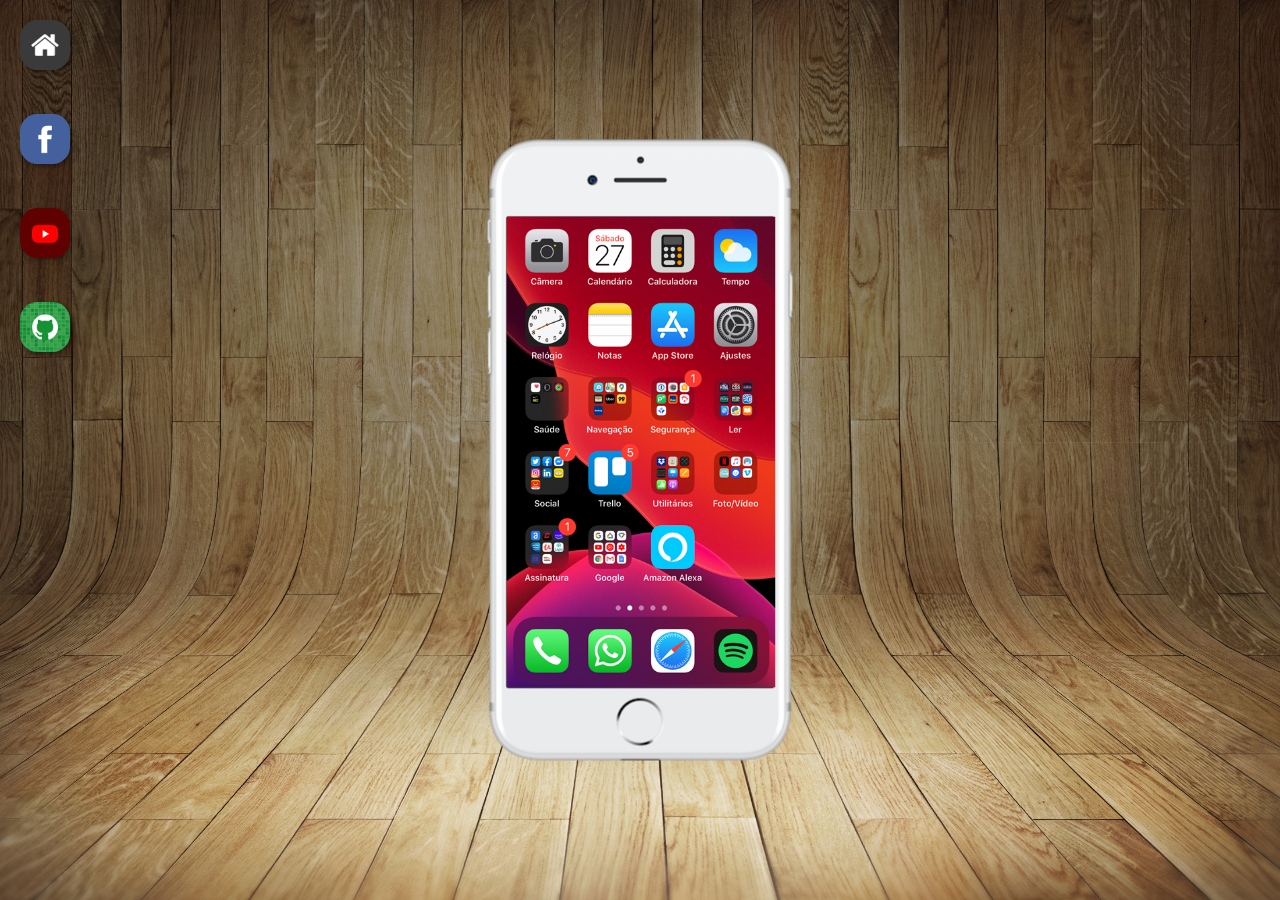
<file: index.html>
<!DOCTYPE html>
<html lang="pt-br">
<head>
    <meta charset="UTF-8">
    <meta name="viewport" content="width=device-width, initial-scale=1.0">
    <title>Redes Sociais</title>
    <link rel="shortcut icon" href="pacote-d013/favicon.ico" type="image/x-icon">
    <link rel="stylesheet" href="estilos/style.css">
</head>
<body>
    <main>
        <section class="telefone">
           <iframe src="home.html" name="tela" id="tela" frameborder="0"></iframe>
        </section>

    <section class="redes-sociais">
        <a href="home.html" target="tela"> <img src="pacote-d013/imagens/logo-home.jpg" alt="Home"></a><br>
        <a href="facebook.html" target="tela"> <img src="pacote-d013/imagens/logo-facebook.jpg" alt="Facebook"></a><br>
        <a href="#" target="tela"> <img src="pacote-d013/imagens/logo-youtube.jpg" alt="Youtube"></a><br>
        <a href="#" target="tela"> <img src="pacote-d013/imagens/logo-github.jpg" alt="GitHub"></a>
        </section>
    </main>
</body>
</html>
</file>
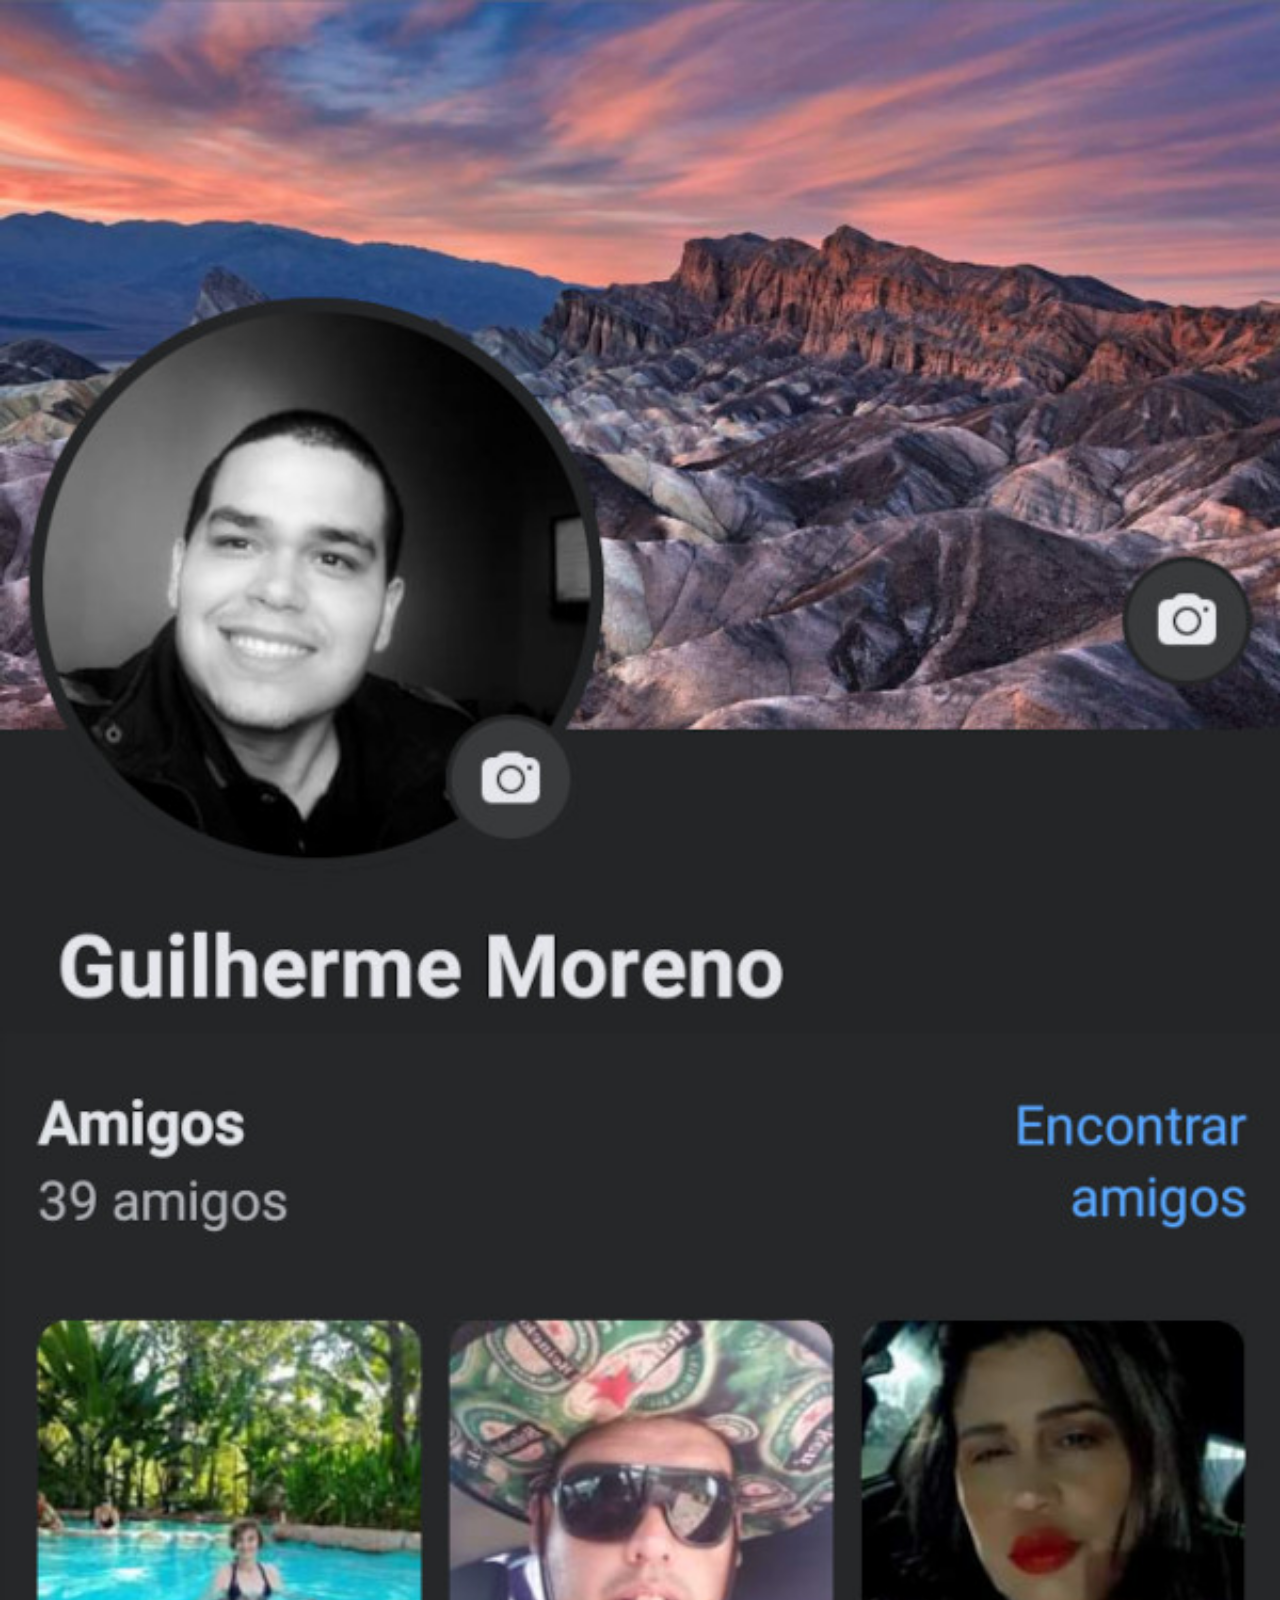
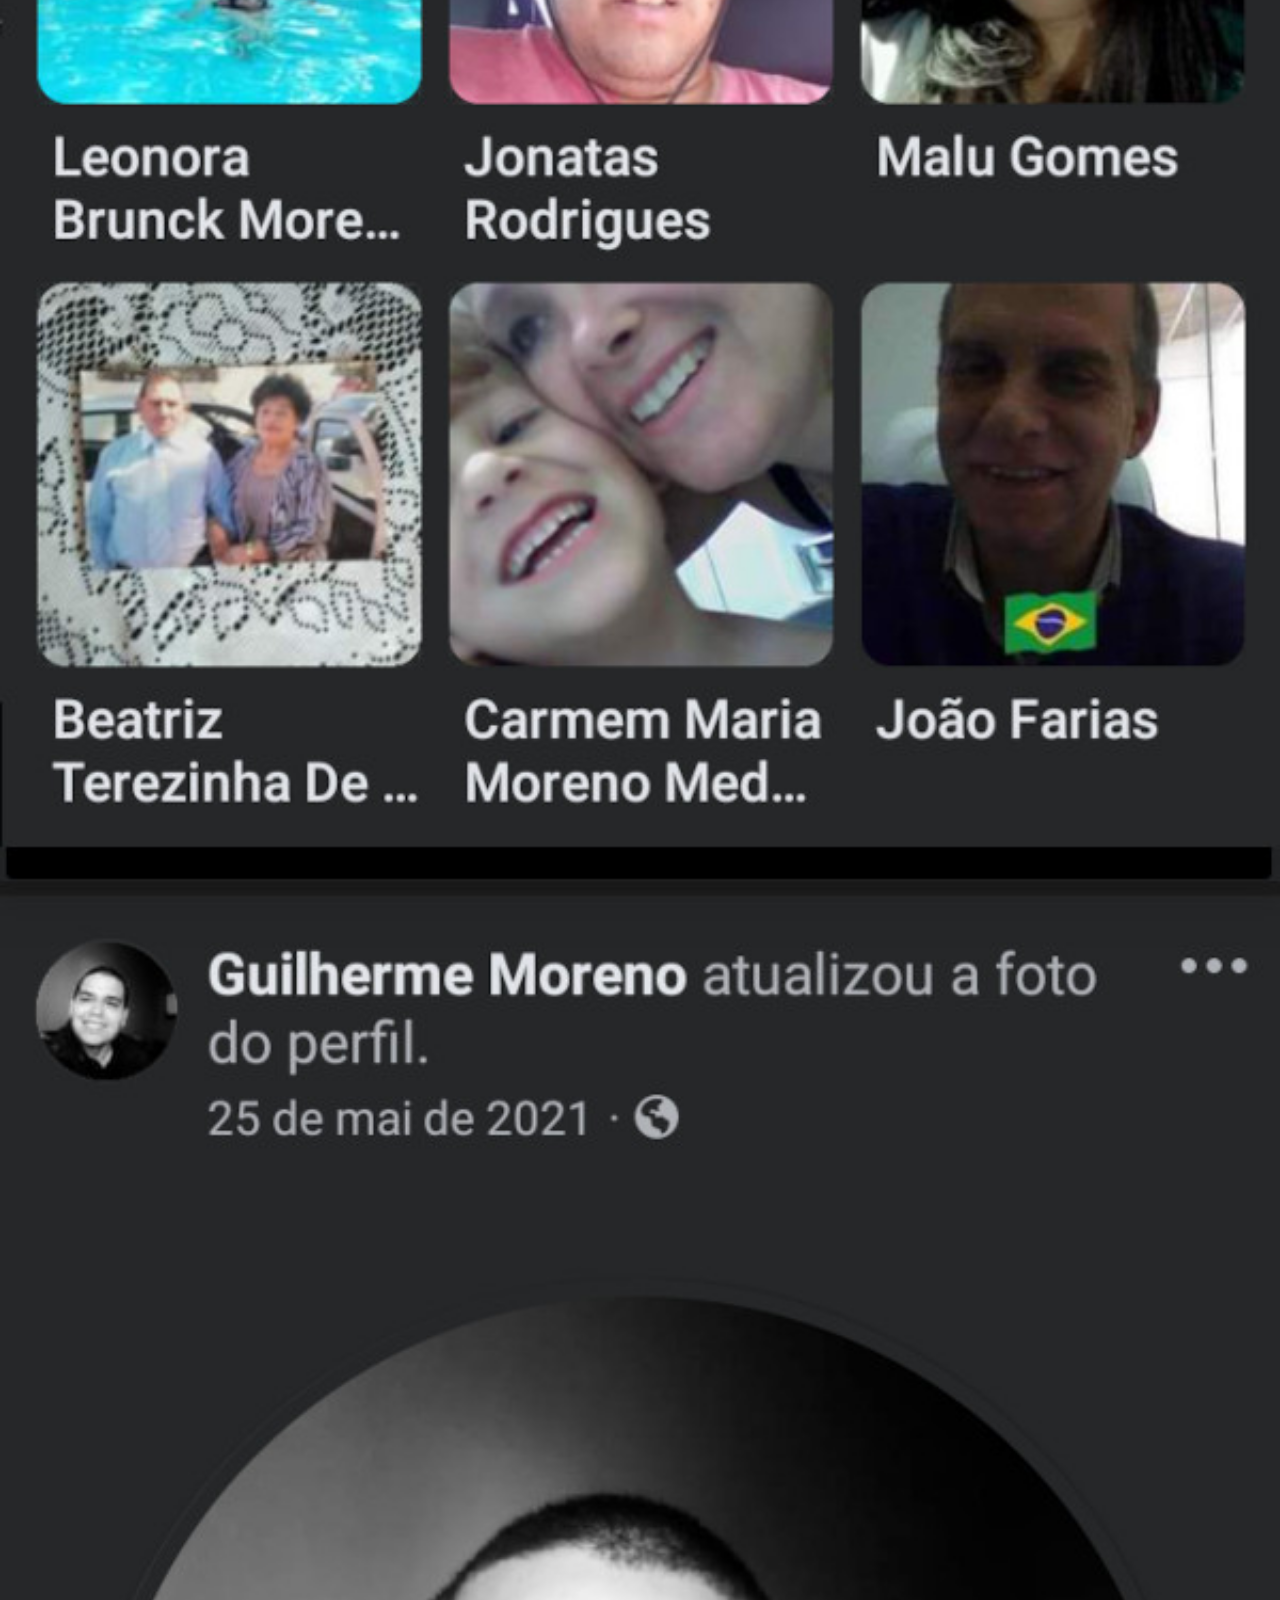
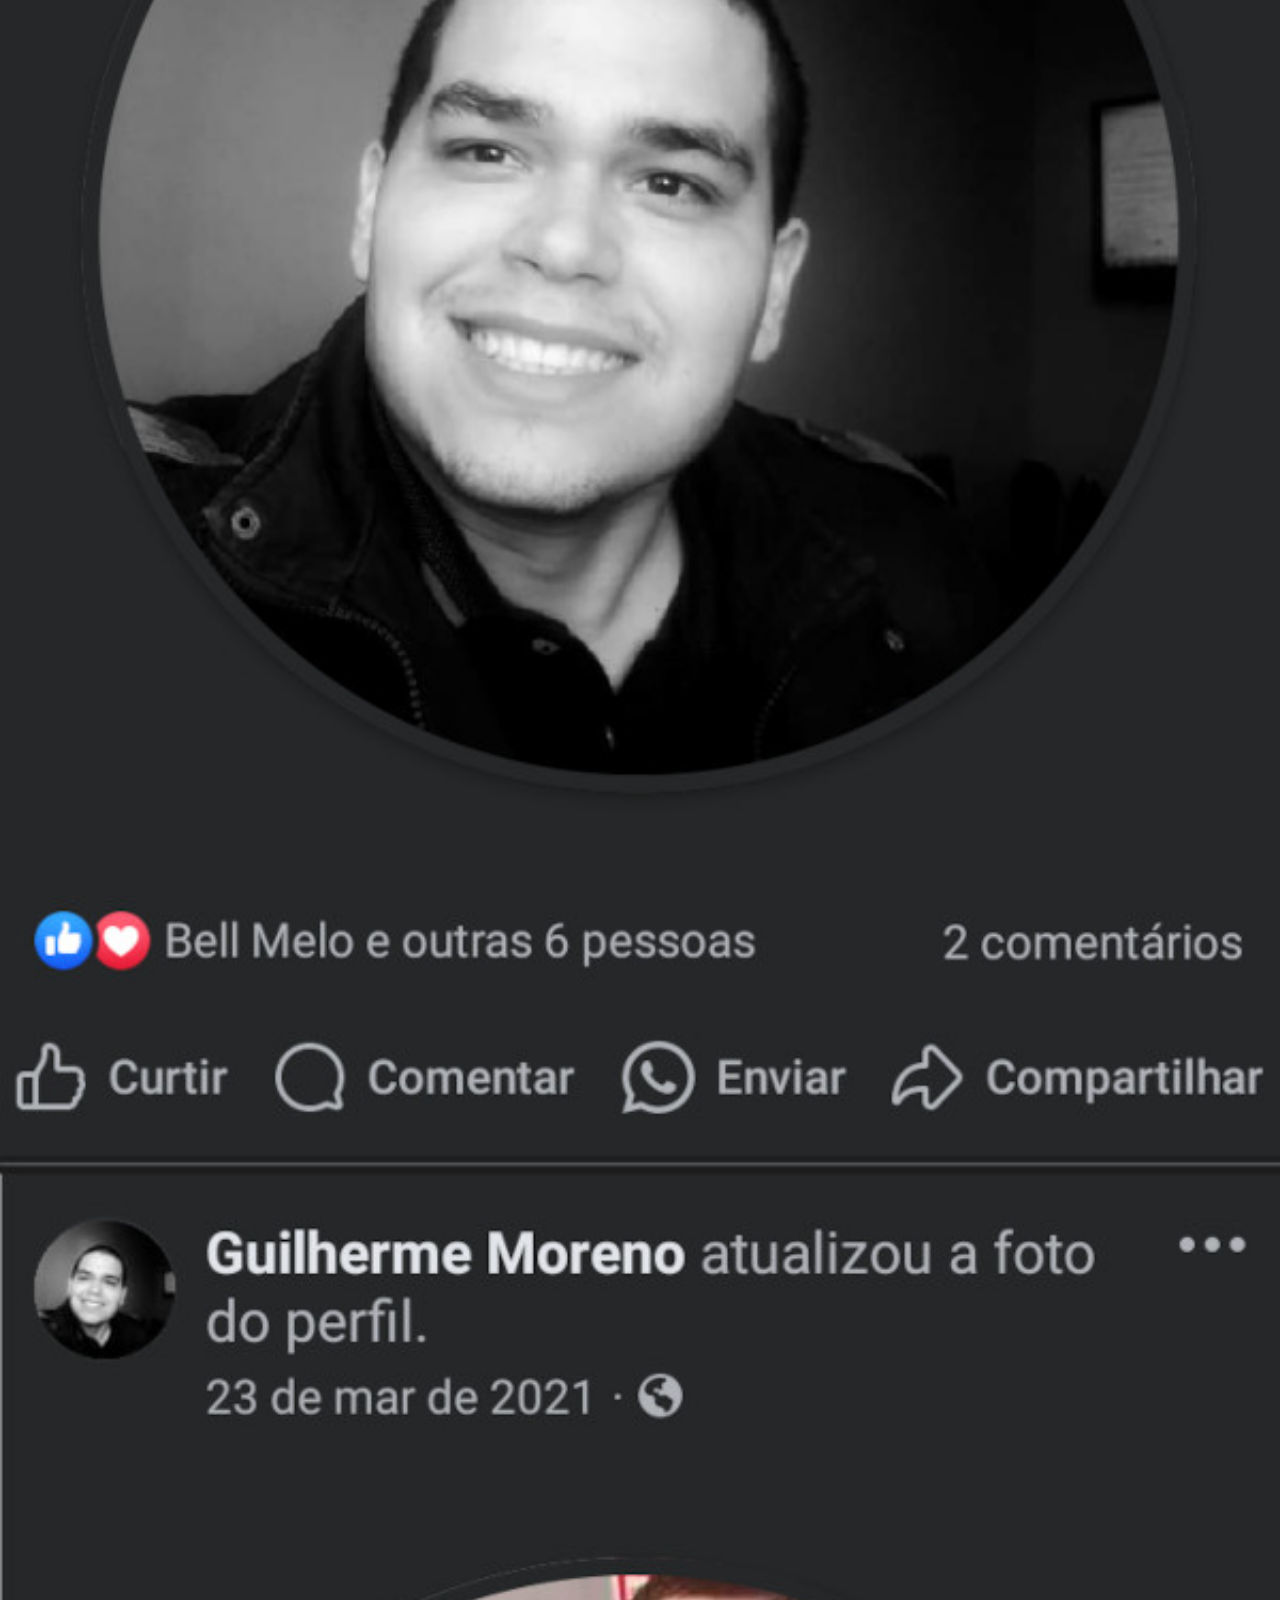
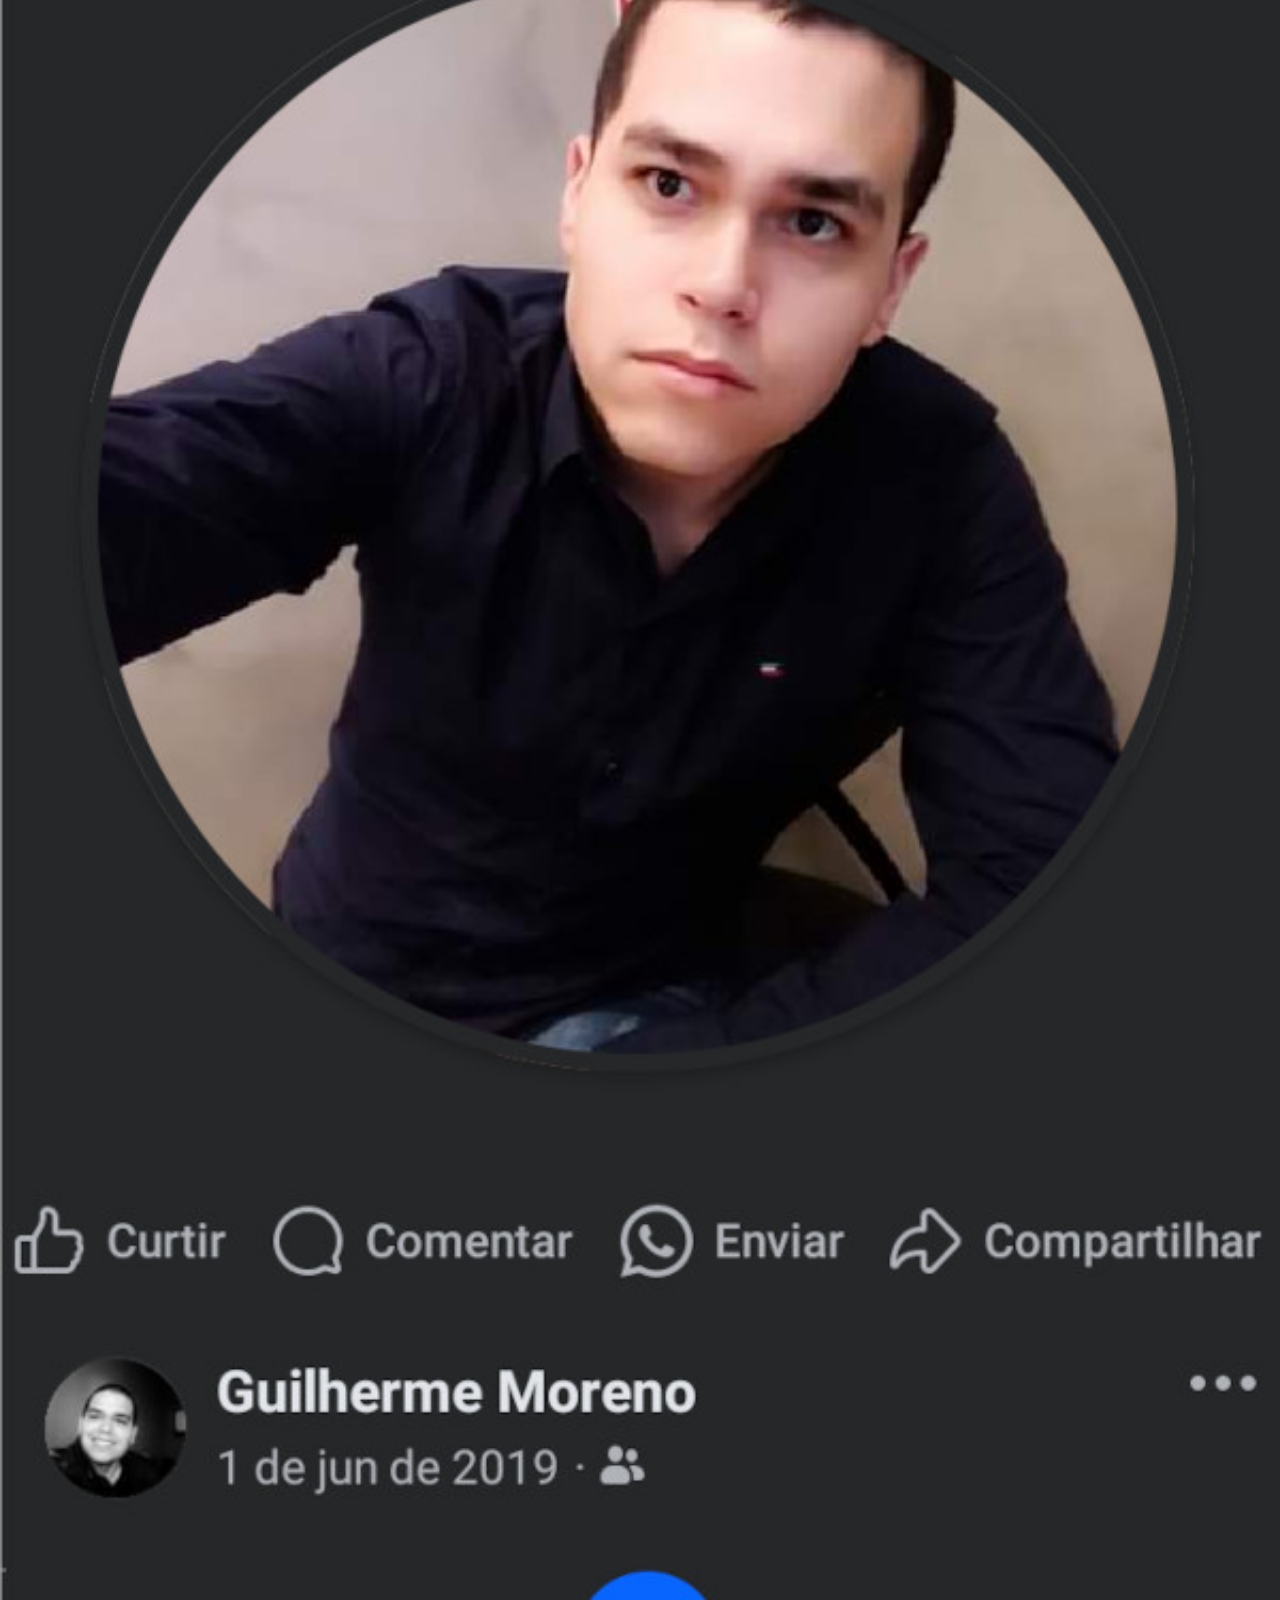
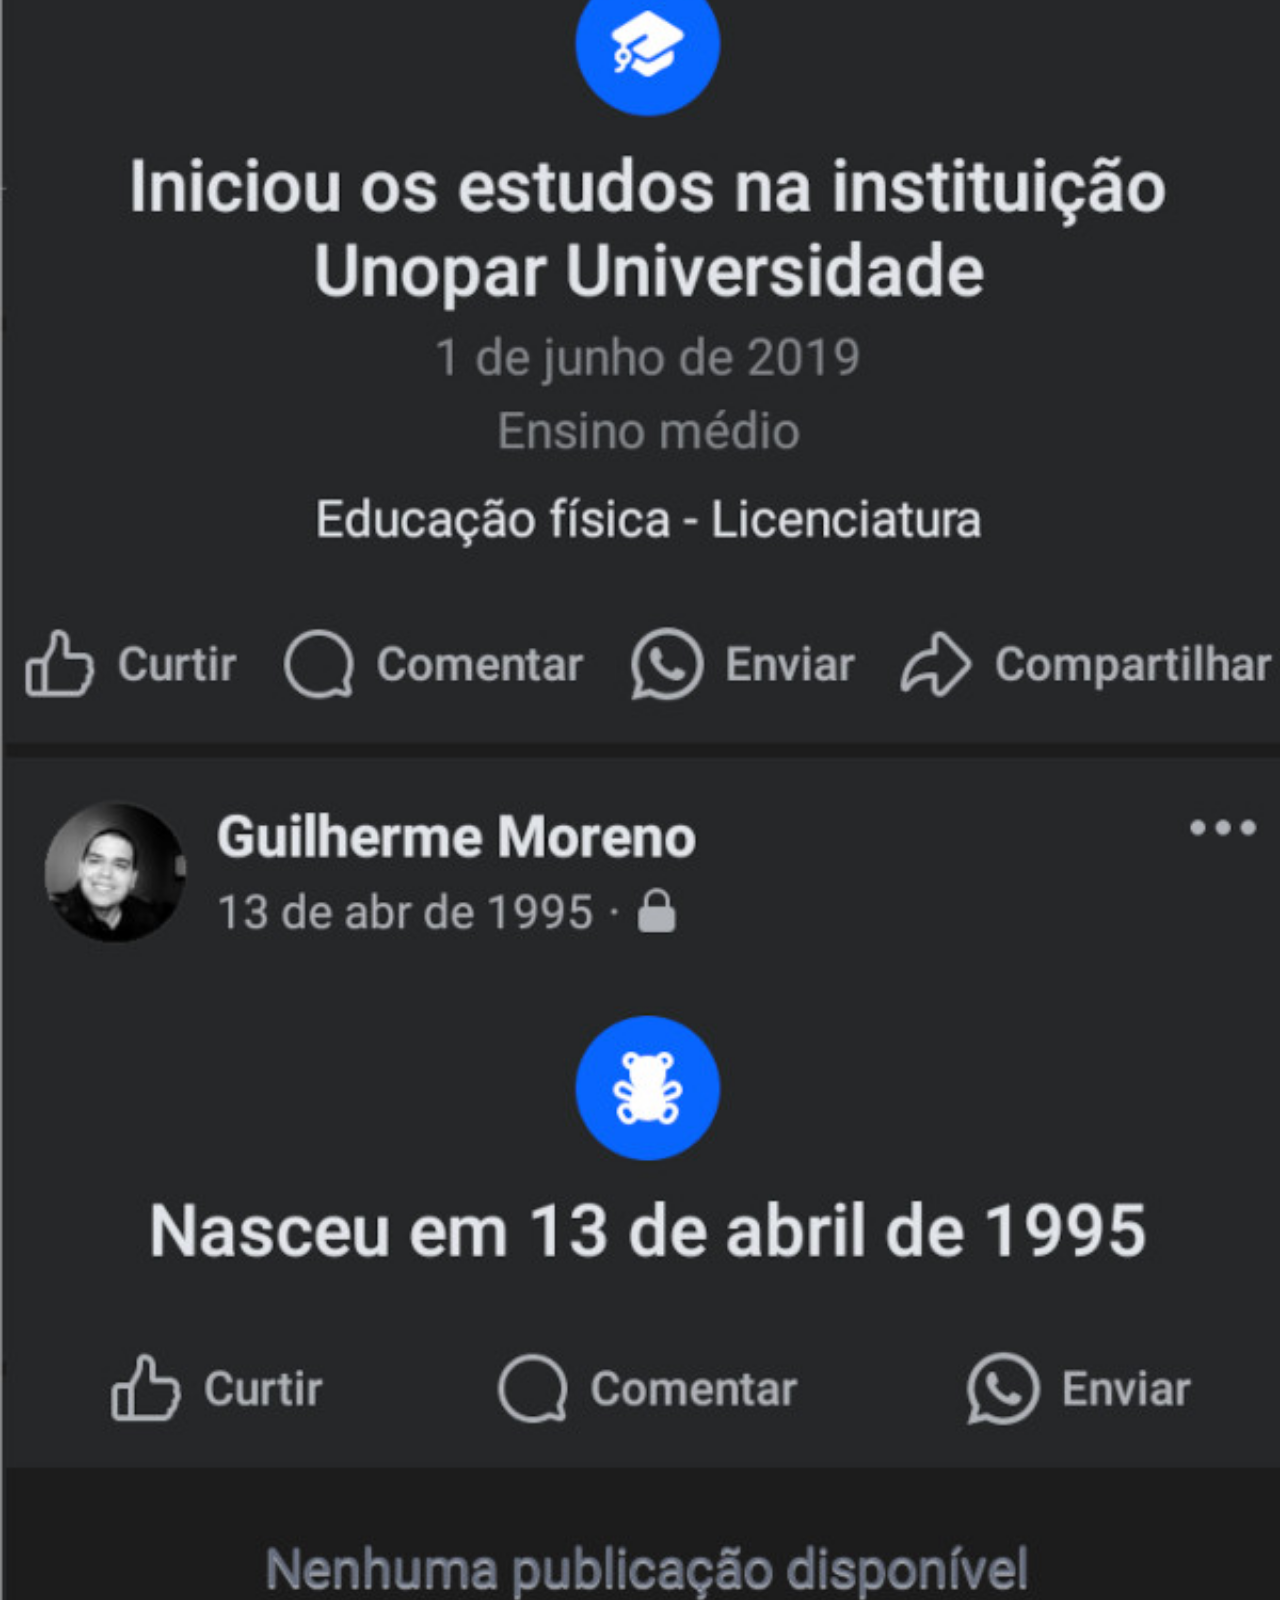
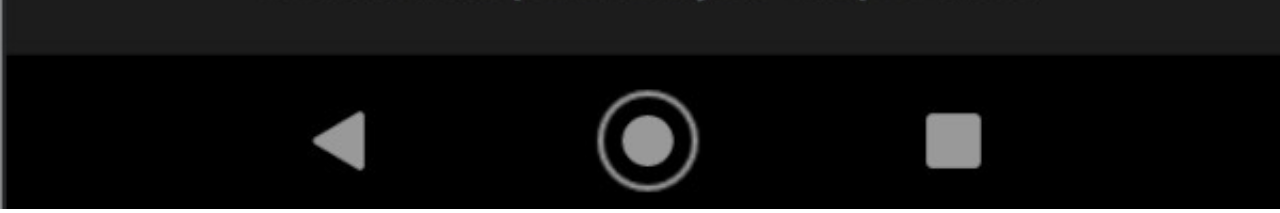
<file: facebook.html>
<!DOCTYPE html>
<html lang="pt-br">
<head>
    <meta charset="UTF-8">
    <meta name="viewport" content="width=device-width, initial-scale=1.0">
    <title>Facebook</title>
    <style>
        *{
            margin: 0px;
            padding: 0px;
        }

        ::-webkit-scrollbar{
            width: 0px;
            height: 0px;
        }
        img{
            width: 100vw;
        }
    </style>
</head>
<body>
    <img src="pacote-d013/imagens/tela-facebook-gui.jpg" alt="facebook">
</body>
</html>
</file>
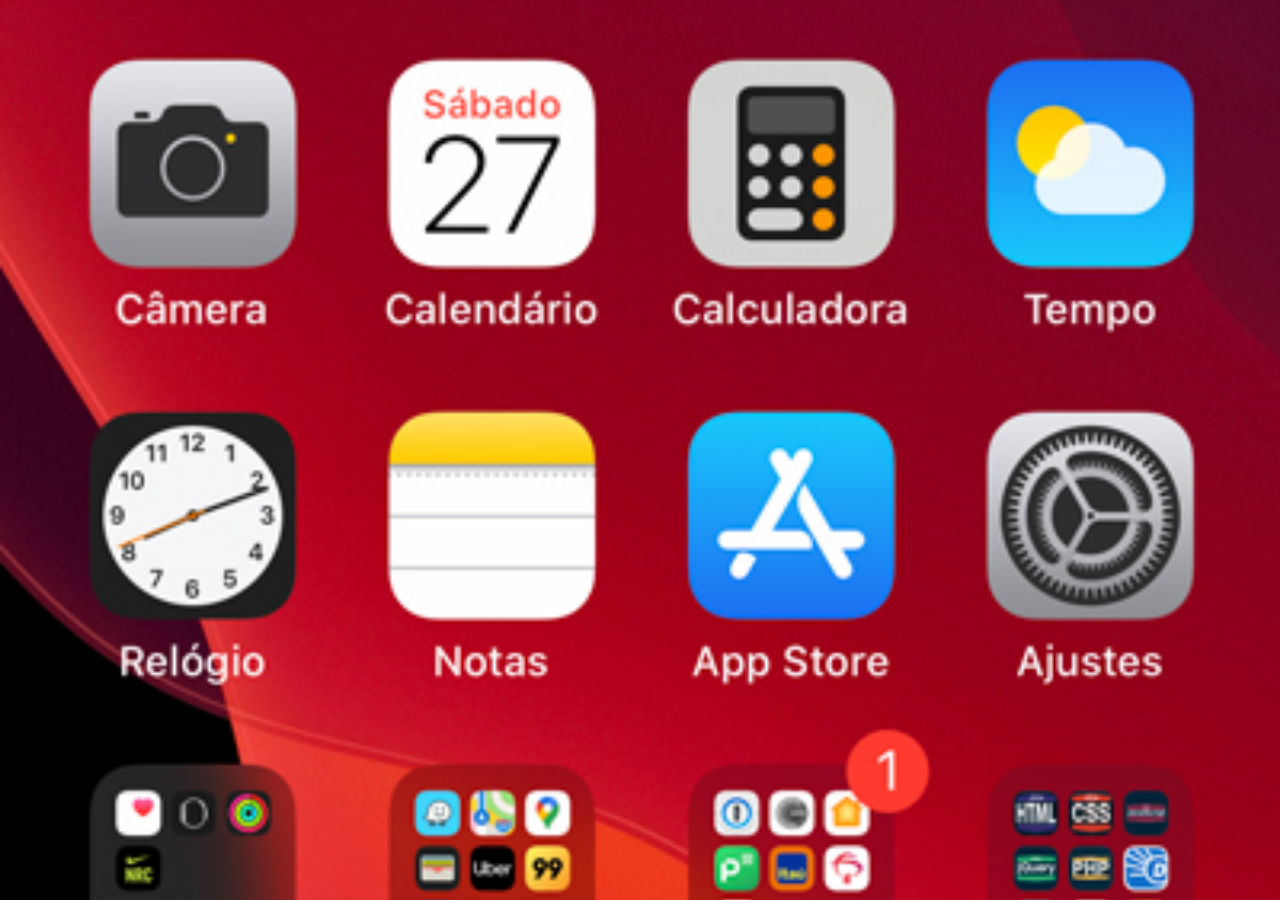
<file: home.html>
<!DOCTYPE html>
<html lang="pt-br">
<head>
    <meta charset="UTF-8">
    <meta name="viewport" content="width=device-width, initial-scale=1.0">
    <title>Home</title>
</head>
<style>
    *{
        margin: 0px;
        padding: 0px;
    }

    body{
        width: 100vw;
        height: 100vh;
        background: url('pacote-d013/imagens/tela-home.jpg') no-repeat top center;
        background-size: cover;
    }

</style>
<body>
    
</body>
</html>
</file>
<file: estilos/style.css>
@charset "UTF-8";

*{
    margin: 0px;
    padding: 0px;
    font-family: Arial, Helvetica, sans-serif;
}

html, body {
    width: 100vw;
    height: 100vh;
    background-color: black;
}

body{
    background: url('../pacote-d013/imagens/fundo-madeira.jpg')no-repeat ;
    background-size: cover;
    background-attachment: fixed;
}

main {
    position: relative;
    height: 100vh;
    
}

section.telefone{
    position: absolute;
    top: 50%;
    left: 50%;
    transform: translate(-50%, -50%);
    width: 311px;
    height: 627px;
    background:url('../pacote-d013/imagens/frame-iphone.png') no-repeat;
}

iframe#tela {
    position: relative;
    top: 80px;
    left: 22px;
    width: 269px;
    height: 471px;
}

section.redes-sociais img{
    width: 50px;
    margin: 20px;
    border-radius: 35%;
    box-shadow: 2px 2px 5px rgba(0, 0, 0, 0.39);
    box-sizing: border-box;

}

section.redes-sociais img:hover{
    border: 2px solid rgba(255, 255, 255, 0.623);
    box-shadow: 5px 5px 10px rgba(0, 0, 0, 0.274);
}
</file>
